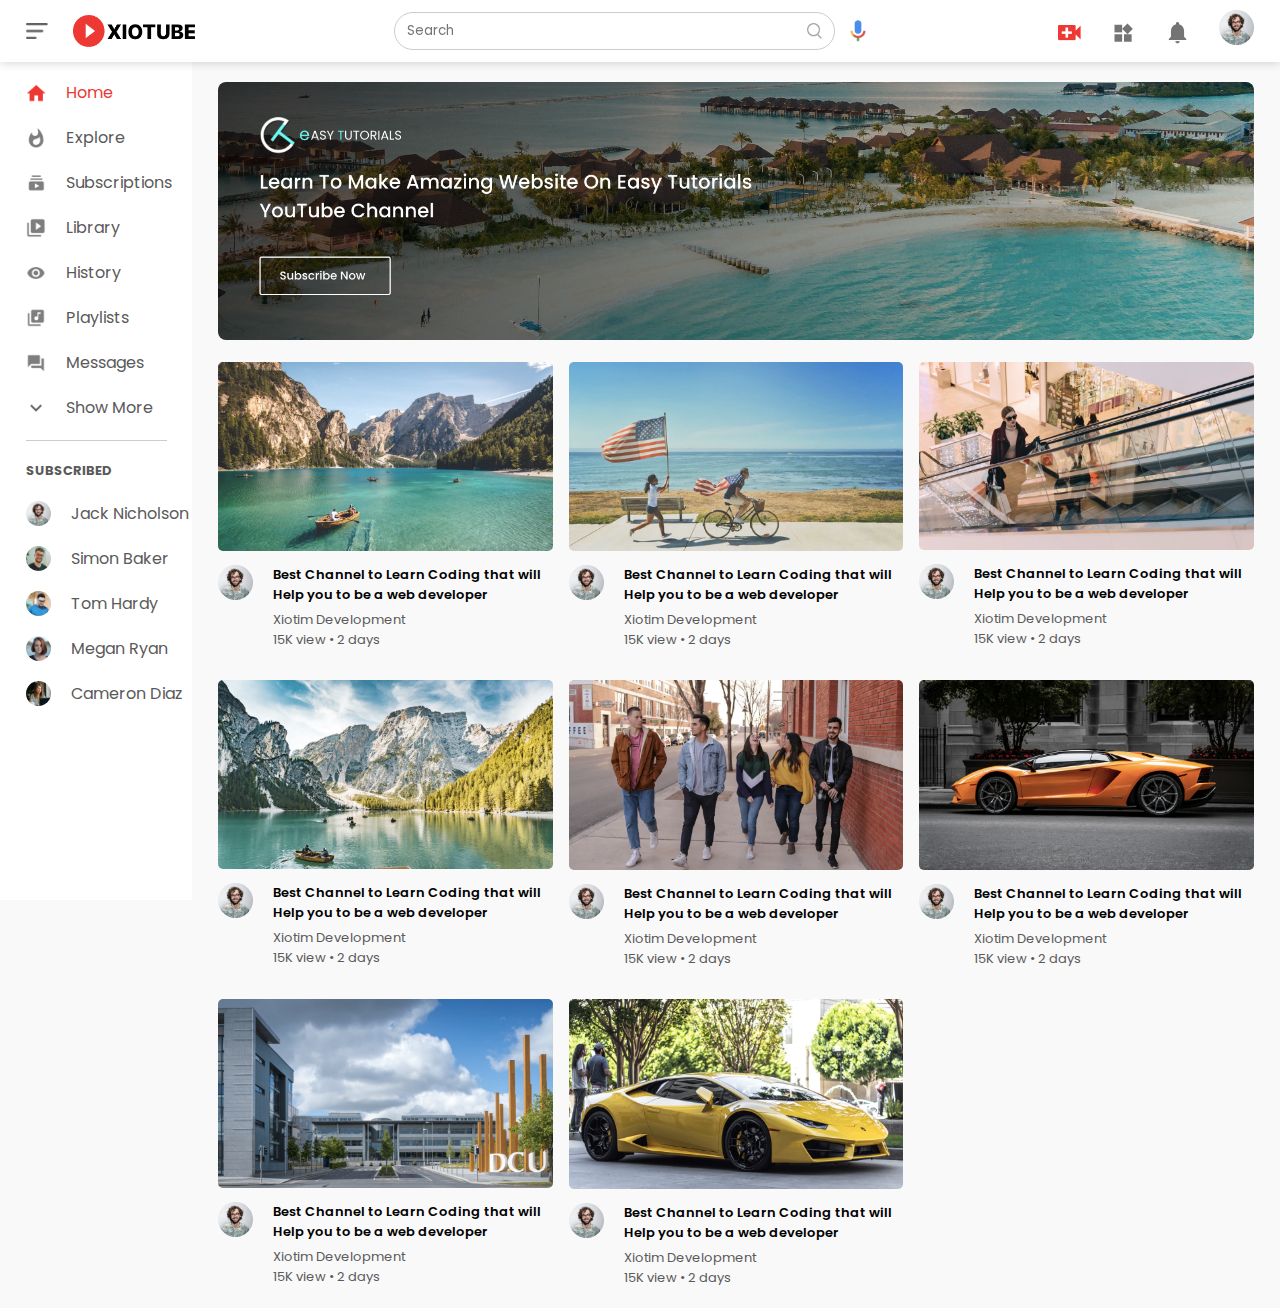
<file: index.html>
<!DOCTYPE html>
<html lang="en">
<head>
    <meta charset="UTF-8">
    <meta name="viewport" content="width=device-width, initial-scale=1.0">
    <title>XioTube</title>
    <!-- Favicon -->
    <link rel="shortcut icon" href="favicon/favicon.ico" type="image/x-icon">
    <!-- CSS -->
    <link rel="stylesheet" href="stylization/style.css">
</head>
<body>

    <!-- ---- Top Navbar -->

<nav class="flex-div">
    <div class="nav-left flex-div">
        <img src="images/menu.png" class="menu-icon">
        <img src="images/logo.png" class="logo">
    </div>

    <div class="nav-middle flex-div">
        <div class="search-box flex-div">
            <input type="text" placeholder="Search">
            <img src="images/search.png">
        </div>
        <img src="images/voice-search.png" class="mic-icon">
        </div>
                
    <div class="nav-right">
        <img src="images/upload.png">
        <img src="images/more.png">
        <img src="images/notification.png">
        <img src="images/Jack.png" class="user-icon">
    </div>
        </nav>

    <!-- ---- Sidebar ---- -->
    
    <div class="sidebar">
        <div class="shortcut-links">
            <a href=""><img src="images/home.png"><p>Home</p></a>
            <a href=""><img src="images/explore.png"><p>Explore</p></a>
            <a href=""><img src="images/subscriprion.png"><p>Subscriptions</p></a>
            <a href=""><img src="images/library.png"><p>Library</p></a>
            <a href=""><img src="images/history.png"><p>History</p></a>
            <a href=""><img src="images/playlist.png"><p>Playlists</p></a>
            <a href=""><img src="images/messages.png"><p>Messages</p></a>
            <a href=""><img src="images/show-more.png"><p>Show More</p></a>
        <hr>
     </div>
     <div class="subscribed-list">
        <h3>SUBSCRIBED</h3>
        <a href=""><img src="images/Jack.png"><p>Jack Nicholson</p></a>
        <a href=""><img src="images/simon.png"><p>Simon Baker</p></a>
        <a href=""><img src="images/tom.png"><p>Tom Hardy</p></a>
        <a href=""><img src="images/megan.png"><p>Megan Ryan</p></a>
        <a href=""><img src="images/cameron.png"><p>Cameron Diaz</p></a>
     </div>
    </div>

    <!-- ---- Main ---- -->

    <div class="container">
        <div class="banner">
            <img src="images/banner.png">
        </div>
        <div class="list-container">
            <div class="vid-list">
                <a href="play-video.html"><img src="images/thumbnail1.png" class="thumbnail"></a>
                <div class="flex-div">
                    <img src="images/Jack.png">
                    <div class="vid-info">
                    <a href="">Best Channel to Learn Coding that will Help you to be a web developer</a>
                    <p>Xiotim Development</p>
                        <p>15K view &bull; 2 days</p>
                    </div>
                </div>
            </div>
            <div class="vid-list">
                <a href="play-video.html"><img src="images/thumbnail2.png" class="thumbnail"></a>
                <div class="flex-div">
                    <img src="images/Jack.png">
                    <div class="vid-info">
                    <a href="">Best Channel to Learn Coding that will Help you to be a web developer</a>
                    <p>Xiotim Development</p>
                        <p>15K view &bull; 2 days</p>
                    </div>
                </div>
            </div>
            <div class="vid-list">
                <a href="play-video.html"><img src="images/thumbnail3.png" class="thumbnail"></a>
                <div class="flex-div">
                    <img src="images/Jack.png">
                    <div class="vid-info">
                    <a href="">Best Channel to Learn Coding that will Help you to be a web developer</a>
                    <p>Xiotim Development</p>
                        <p>15K view &bull; 2 days</p>
                    </div>
                </div>
            </div>
            <div class="vid-list">
                <a href="play-video.html"><img src="images/thumbnail4.png" class="thumbnail"></a>
                <div class="flex-div">
                    <img src="images/Jack.png">
                    <div class="vid-info">
                    <a href="">Best Channel to Learn Coding that will Help you to be a web developer</a>
                    <p>Xiotim Development</p>
                        <p>15K view &bull; 2 days</p>
                    </div>
                </div>
            </div>
            <div class="vid-list">
                <a href="play-video.html"><img src="images/thumbnail5.png" class="thumbnail"></a>
                <div class="flex-div">
                    <img src="images/Jack.png">
                    <div class="vid-info">
                    <a href="">Best Channel to Learn Coding that will Help you to be a web developer</a>
                    <p>Xiotim Development</p>
                        <p>15K view &bull; 2 days</p>
                    </div>
                </div>
            </div>
            <div class="vid-list">
                <a href="play-video.html"><img src="images/thumbnail6.png" class="thumbnail"></a>
                <div class="flex-div">
                    <img src="images/Jack.png">
                    <div class="vid-info">
                    <a href="">Best Channel to Learn Coding that will Help you to be a web developer</a>
                    <p>Xiotim Development</p>
                        <p>15K view &bull; 2 days</p>
                    </div>
                </div>
            </div>
            <div class="vid-list">
                <a href="play-video.html"><img src="images/thumbnail7.png" class="thumbnail"></a>
                <div class="flex-div">
                    <img src="images/Jack.png">
                    <div class="vid-info">
                    <a href="">Best Channel to Learn Coding that will Help you to be a web developer</a>
                    <p>Xiotim Development</p>
                        <p>15K view &bull; 2 days</p>
                    </div>
                </div>
            </div>
            <div class="vid-list">
                <a href="play-video.html"><img src="images/thumbnail8.png" class="thumbnail"></a>
                <div class="flex-div">
                    <img src="images/Jack.png">
                    <div class="vid-info">
                    <a href="">Best Channel to Learn Coding that will Help you to be a web developer</a>
                    <p>Xiotim Development</p>
                        <p>15K view &bull; 2 days</p>
                    </div>
                </div>
            </div>
            
        </div>
    </div>

    <!-- Javascript -->
    <script src="stylization/script.js"></script>
</body>
</html>
</file>
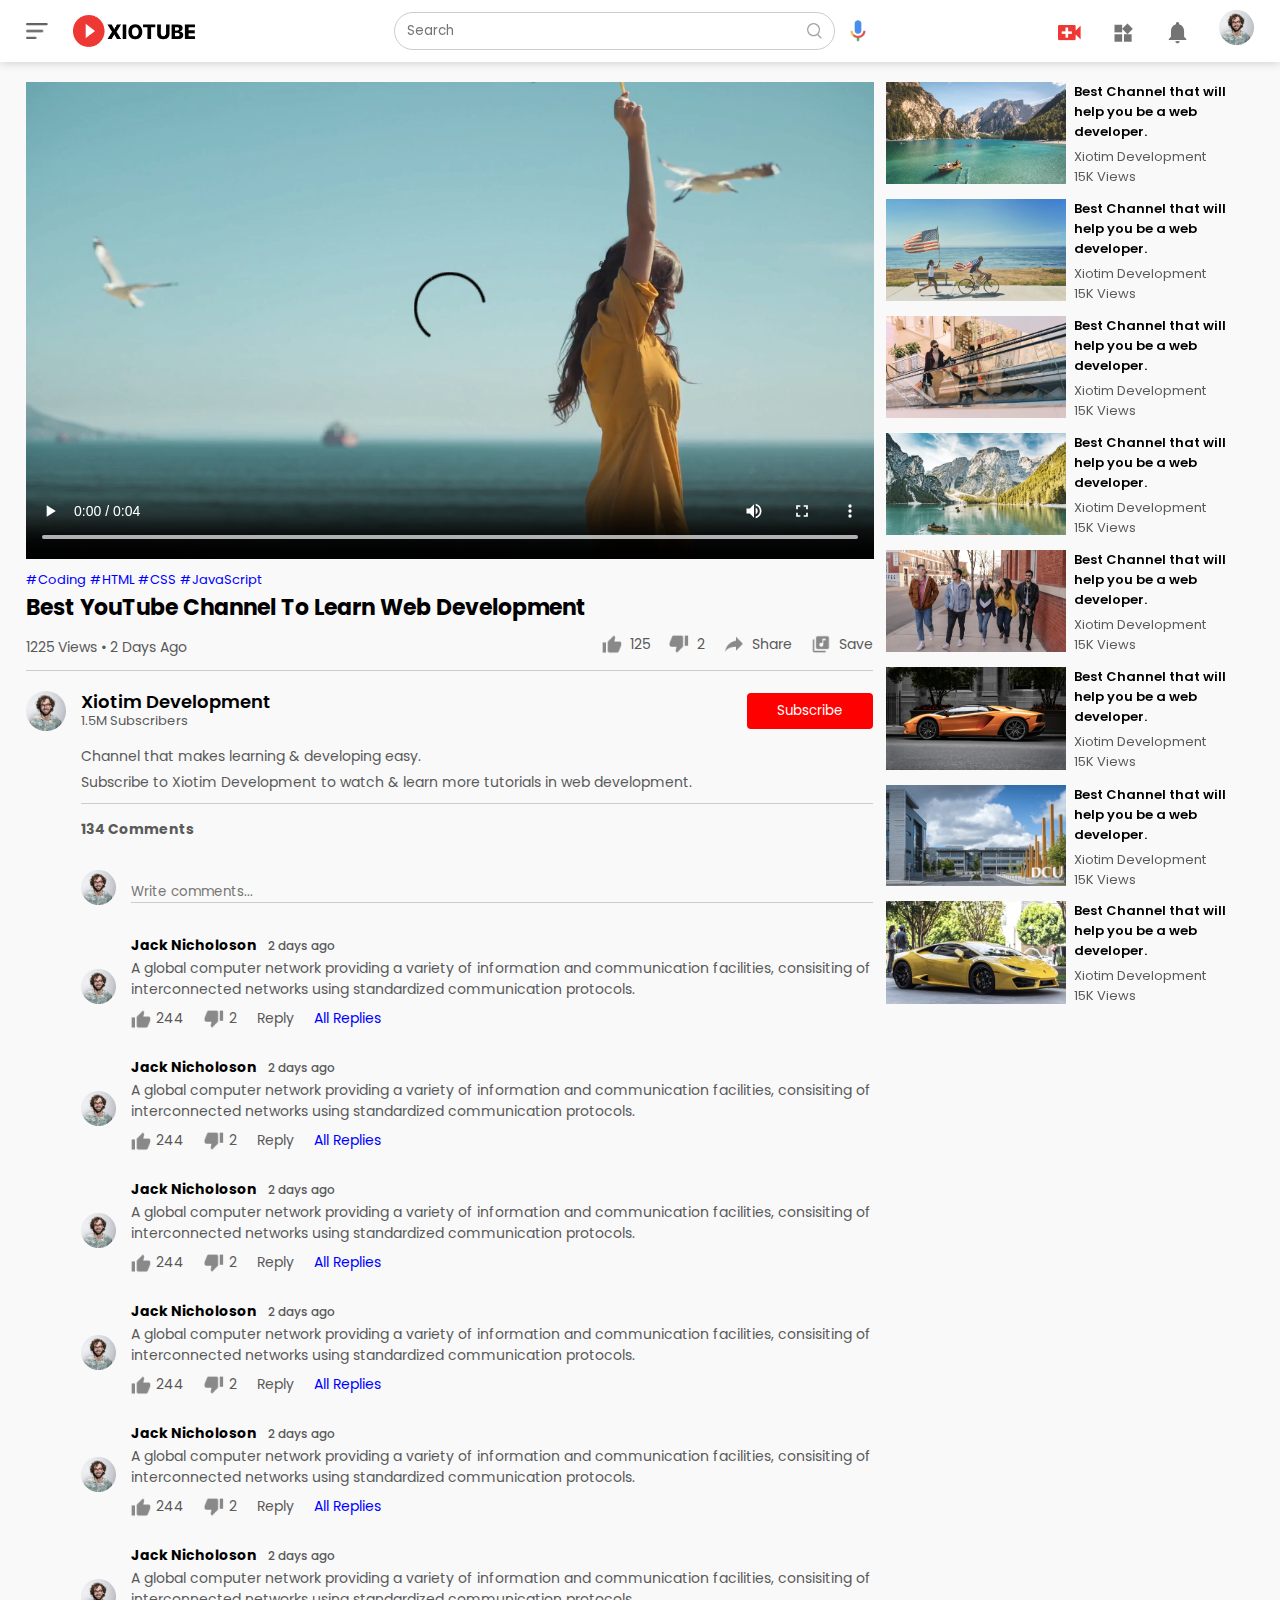
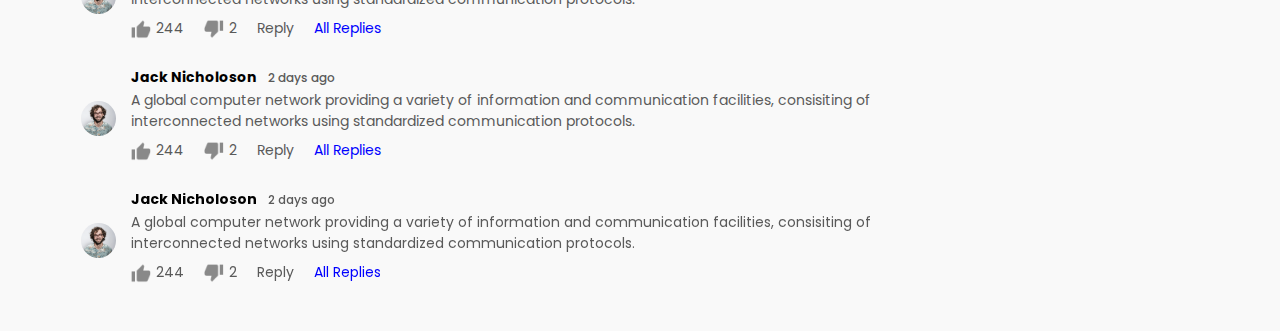
<file: play-video.html>
<!DOCTYPE html>
<html lang="en">
<head>
    <meta charset="UTF-8">
    <meta name="viewport" content="width=device-width, initial-scale=1.0">
    <title>Play Video :: XioTube</title>
    <link rel="stylesheet" href="stylization/style.css">
    <link rel="shortcut icon" href="favicon/favicon.ico" type="image/x-icon">
</head>
<body>
    
<nav class="flex-div">    
    <div class="nav-left flex-div">
        <img src="images/menu.png" class="menu-icon">
        <img src="images/logo.png" class="logo">
    </div>

    <div class="nav-middle flex-div">
        <div class="search-box flex-div">
            <input type="text" placeholder="Search">
            <img src="images/search.png">
        </div>
        <img src="images/voice-search.png" class="mic-icon">
        </div>
                
    <div class="nav-right">
        <img src="images/upload.png">
        <img src="images/more.png">
        <img src="images/notification.png">
        <img src="images/Jack.png" class="user-icon">
    </div>
</nav>

    <div class="container play-container">
        <div class="row">
            <div class="play-video">
                <video controls autoplay>
                    <source src="images/video.mp4" type="video/mp4">
                </video>

                <div class="tags">
                    <a href="">#Coding</a> <a href="">#HTML</a> <a href="">#CSS</a> <a href="">#JavaScript</a>
                </div>

                <h3>Best YouTube Channel To Learn Web Development </h3>

                <div class="play-video-info">
                    <p>1225 Views &bull; 2 Days Ago</p>
                    <div>
                        <a href=""><img src="images/like.png">125</a>
                        <a href=""><img src="images/dislike.png">2</a>
                        <a href=""><img src="images/share.png">Share</a>
                        <a href=""><img src="images/save.png">Save</a>
                    </div>
                </div>
                <hr>

                <div class="publisher">
                    <img src="images/Jack.png">
                    <div>
                        <p>Xiotim Development</p>
                        <span>1.5M Subscribers</span>
                    </div>
                    <button type="button">Subscribe</button>
                </div>



            <div class="vid-description">
                <p>Channel that makes learning & developing easy.</p>
                <p>Subscribe to Xiotim Development to watch & learn more tutorials in web development.</p>
                <hr>
                <h4>134 Comments</h4>

                <div class="add-comment">
                    <img src="images/Jack.png">
                    <input type="text" placeholder="Write comments...">
                </div>

                <div class="old-comment">
                    <img src="images/Jack.png">
                    <div>
                        <h3>Jack Nicholoson <span>2 days ago</span></h3>
                        <p>A global computer network providing a variety of information
                        and communication facilities, consisiting of interconnected
                         networks using standardized communication protocols.</p>
                        <div class="acomment-action">
                            <img src="images/like.png">
                            <span>244</span>
                            <img src="images/dislike.png">
                            <span>2</span>
                            <span>Reply</span>
                            <a href="">All Replies</a>
                        </div>
                    </div>
                </div>

                <div class="old-comment">
                    <img src="images/Jack.png">
                    <div>
                        <h3>Jack Nicholoson <span>2 days ago</span></h3>
                        <p>A global computer network providing a variety of information
                        and communication facilities, consisiting of interconnected
                         networks using standardized communication protocols.</p>
                        <div class="acomment-action">
                            <img src="images/like.png">
                            <span>244</span>
                            <img src="images/dislike.png">
                            <span>2</span>
                            <span>Reply</span>
                            <a href="">All Replies</a>
                        </div>
                    </div>
                </div>

                <div class="old-comment">
                    <img src="images/Jack.png">
                    <div>
                        <h3>Jack Nicholoson <span>2 days ago</span></h3>
                        <p>A global computer network providing a variety of information
                        and communication facilities, consisiting of interconnected
                         networks using standardized communication protocols.</p>
                        <div class="acomment-action">
                            <img src="images/like.png">
                            <span>244</span>
                            <img src="images/dislike.png">
                            <span>2</span>
                            <span>Reply</span>
                            <a href="">All Replies</a>
                        </div>
                    </div>
                </div>

                <div class="old-comment">
                    <img src="images/Jack.png">
                    <div>
                        <h3>Jack Nicholoson <span>2 days ago</span></h3>
                        <p>A global computer network providing a variety of information
                        and communication facilities, consisiting of interconnected
                         networks using standardized communication protocols.</p>
                        <div class="acomment-action">
                            <img src="images/like.png">
                            <span>244</span>
                            <img src="images/dislike.png">
                            <span>2</span>
                            <span>Reply</span>
                            <a href="">All Replies</a>
                        </div>
                    </div>
                </div>

                <div class="old-comment">
                    <img src="images/Jack.png">
                    <div>
                        <h3>Jack Nicholoson <span>2 days ago</span></h3>
                        <p>A global computer network providing a variety of information
                        and communication facilities, consisiting of interconnected
                         networks using standardized communication protocols.</p>
                        <div class="acomment-action">
                            <img src="images/like.png">
                            <span>244</span>
                            <img src="images/dislike.png">
                            <span>2</span>
                            <span>Reply</span>
                            <a href="">All Replies</a>
                        </div>
                    </div>
                </div>

                <div class="old-comment">
                    <img src="images/Jack.png">
                    <div>
                        <h3>Jack Nicholoson <span>2 days ago</span></h3>
                        <p>A global computer network providing a variety of information
                        and communication facilities, consisiting of interconnected
                         networks using standardized communication protocols.</p>
                        <div class="acomment-action">
                            <img src="images/like.png">
                            <span>244</span>
                            <img src="images/dislike.png">
                            <span>2</span>
                            <span>Reply</span>
                            <a href="">All Replies</a>
                        </div>
                    </div>
                </div>

                <div class="old-comment">
                    <img src="images/Jack.png">
                    <div>
                        <h3>Jack Nicholoson <span>2 days ago</span></h3>
                        <p>A global computer network providing a variety of information
                        and communication facilities, consisiting of interconnected
                         networks using standardized communication protocols.</p>
                        <div class="acomment-action">
                            <img src="images/like.png">
                            <span>244</span>
                            <img src="images/dislike.png">
                            <span>2</span>
                            <span>Reply</span>
                            <a href="">All Replies</a>
                        </div>
                    </div>
                </div>

                <div class="old-comment">
                    <img src="images/Jack.png">
                    <div>
                        <h3>Jack Nicholoson <span>2 days ago</span></h3>
                        <p>A global computer network providing a variety of information
                        and communication facilities, consisiting of interconnected
                         networks using standardized communication protocols.</p>
                        <div class="acomment-action">
                            <img src="images/like.png">
                            <span>244</span>
                            <img src="images/dislike.png">
                            <span>2</span>
                            <span>Reply</span>
                            <a href="">All Replies</a>
                        </div>
                    </div>
                </div>
            </div>

        </div>

            <div class="right-sidebar">
                 <div class="side-video-list">
                    <a href="" class="small-thumbnail"><img src="images/thumbnail1.png"></a>
                    <div class="vid-info">
                        <a href="">Best Channel that will help you be a web developer.</a>
                        <p>Xiotim Development</p>
                        <p>15K Views</p>
                    </div>
                 </div>

                    <div class="side-video-list">
                        <a href="" class="small-thumbnail"><img src="images/thumbnail2.png"></a>
                        <div class="vid-info">
                            <a href="">Best Channel that will help you be a web developer.</a>
                            <p>Xiotim Development</p>
                            <p>15K Views</p>
                        </div>
                    </div>

                        <div class="side-video-list">
                            <a href="" class="small-thumbnail"><img src="images/thumbnail3.png"></a>
                            <div class="vid-info">
                                <a href="">Best Channel that will help you be a web developer.</a>
                                <p>Xiotim Development</p>
                                <p>15K Views</p>
                            </div>
                        </div>

                            <div class="side-video-list">
                                <a href="" class="small-thumbnail"><img src="images/thumbnail4.png"></a>
                                <div class="vid-info">
                                    <a href="">Best Channel that will help you be a web developer.</a>
                                    <p>Xiotim Development</p>
                                    <p>15K Views</p>
                                </div>
                            </div>

                                <div class="side-video-list">
                                    <a href="" class="small-thumbnail"><img src="images/thumbnail5.png"></a>
                                    <div class="vid-info">
                                        <a href="">Best Channel that will help you be a web developer.</a>
                                        <p>Xiotim Development</p>
                                        <p>15K Views</p>
                                    </div>
                                </div>

                                    <div class="side-video-list">
                                        <a href="" class="small-thumbnail"><img src="images/thumbnail6.png"></a>
                                        <div class="vid-info">
                                            <a href="">Best Channel that will help you be a web developer.</a>
                                            <p>Xiotim Development</p>
                                            <p>15K Views</p>
                                        </div>
                                    </div>

                                        <div class="side-video-list">
                                            <a href="" class="small-thumbnail"><img src="images/thumbnail7.png"></a>
                                            <div class="vid-info">
                                                <a href="">Best Channel that will help you be a web developer.</a>
                                                <p>Xiotim Development</p>
                                                <p>15K Views</p>
                                            </div>
                                        </div>
                                            
                                            <div class="side-video-list">
                                                <a href="" class="small-thumbnail"><img src="images/thumbnail8.png"></a>
                                                <div class="vid-info">
                                                    <a href="">Best Channel that will help you be a web developer.</a>
                                                    <p>Xiotim Development</p>
                                                    <p>15K Views</p>
                                                </div>
                                            </div>

            </div>
        </div>
    </div>
</body>
</html>
</file>
<file: stylization/style.css>
@import url('https://fonts.googleapis.com/css2?family=Poppins:ital,wght@0,100;0,200;0,300;0,400;0,500;0,600;0,700;0,800;0,900;1,100;1,200;1,300;1,400;1,500;1,600;1,700;1,800;1,900&display=swap');

*{
    margin: 0;
    padding: 0;
    font-family: "Poppins", serif;
    box-sizing: border-box;
}

a{
    text-decoration: none;
    color: #5a5a5a;
}

img{
    cursor: pointer;
}

.flex-div{
    display: flex;
    align-items: center;
}

nav{
    padding: 10px 2%;
    justify-content: space-between;
    box-shadow: 0 0 10px rgba(0, 0, 0, 0.2);
    background: #fff;
    position: sticky;
    top: 0;
    z-index: 10;
}

.nav-right img{
    width: 25px;
    margin-right: 25px;
}

.nav-right .user-icon{
    width: 35px;
    border-radius: 50%;
    margin-right: 0;
}

.nav-left .menu-icon{
    width: 22px;
    margin-right: 25px;
}

.nav-left .logo{
    width: 130px;
}


.nav-middle .mic-icon{
    width: 16px;
}

.nav-middle .search-box{
    border: 1px solid #ccc;
    margin-right: 15px;
    padding: 8px 12px;
    border-radius: 25px;
}

.nav-middle .search-box input{
    width: 400px;
    border: 0;
    outline: 0;
    background: transparent;
}

.nav-middle .search-box img{
    width: 15px;
}

/* ---- Sidebar ---- */

.sidebar{
    background: #ffff;
    width: 15%;
    height: 100vh;
    position: fixed;
    top: 0;
    padding-left: 2%;
    padding-top: 80px;
}

.shortcut-links a img{
    width: 20px;
    margin-right: 20px;
}

.shortcut-links a{
    display: flex;
    align-items: center;
    margin-bottom: 20px;
    width : fit-content;
    flex-wrap: wrap;
}

.shortcut-links a:first-child{
    color: #ed3833;
}

.sidebar hr{
    border: 0;
    height: 1px;
    background: #ccc;
    width: 85%;
}

.subscribed-list h3{
    font-size: 13px;
    margin: 20px 0;
    color: #5a5a5a;
}

.subscribed-list a{
    display: flex;
    align-items: center;
    margin-bottom: 20px;
    width: fit-content;
    flex-wrap: wrap;
}

.subscribed-list a img{
    width: 25px;
    border-radius: 50%;
    margin-right: 20px;
}

.small-sidebar{
    width: 5%;
}

.small-sidebar a p{
    display: none;  
}

.small-sidebar h3{
    display: none;
}

.small-sidebar hr{
    width: 50%;
    margin-bottom: 25px;
}

/* ---- Main ---- */

.container{
    background: #f9f9f9;
    padding-left: 17%;
    padding-right: 2%;
    padding-top: 20px;
    padding-bottom: 20px;
}

.large-container{
    padding-left: 7%;
}

.banner{
    width: 100%;
}

.banner img{
    width: 100%;
    border-radius: 8px;
}

.list-container{
    display: grid;
    grid-template-columns: repeat(auto-fit, minmax(250px, 1fr));
    grid-column-gap: 16px;
    grid-row-gap: 30px;
    margin-top: 15px;
}

.vid-list .thumbnail{
    width: 100%;
    border-radius: 5px;
}

.vid-list .flex-div{
    align-items: flex-start;
    margin-top: 7px;
}

.vid-list .flex-div img{
    width: 35px;
    margin-right: 20px;
    border-radius: 50%;
}

.vid-info{
    color: #5a5a5a;
    font-size: 13px;
}

.vid-info a{
    color: #000;
    font-weight: 600;
    display: block;
    margin-bottom: 5px;
}

/* ---- Responsiveness ---- */

@media (max-width: 900px){
    .menu-icon{
        display: none;
    }

    .sidebar{
        display: none;
    }
    .container, .large-container{
        padding-left: 5%;
        padding-right: 5%;
    }

    .nav-right img{
        display: none;
    }

    .nav-right .user-icon{
        display: block;
        width: 30px;
    }

    .nav-middle .search-box  input{
        width: 100px;
    }

    .nav-middle .mic-icon{
        display: none;
    }

    .logo{
        width: 90px;
    }

}

/* ---- Play Video Page ---- */

.play-container{
    padding-left: 2%;
}

.row{
    display: flex;
    justify-content: space-between;
    flex-wrap: wrap;
}

.play-video{
    flex-basis: 69%;
}

.right-sidebar{
    flex-basis: 30%;
}

.play-video video{
    width: 100%;
}

.side-video-list{
    display: flex;
    justify-content: space-between;
    margin-bottom: 8px;
}

.side-video-list img{
    width: 100%;
}

.side-video-list .small-thumbnail{
    flex-basis: 49%;
}

.side-video-list .vid-info{
    flex-basis: 49%;
}

.play-video .tags a{
    color: #0000ff;
    font-size: 13px;
}

.play-video h3{
    font-weight: 650;
    font-size: 22px;
}

.play-video .play-video-info{
    display: flex;
    align-items: center;
    justify-content: space-between;
    flex-wrap: wrap;
    margin-top: 10px;
    font-size: 14px;
    color: #5a5a5a;
}

.play-video .play-video-info a img{
    width: 20px;
    margin-right: 8px;
}

.play-video .play-video-info a{
    display: inline-flex;
    align-items: center;
    margin-left: 15px;
}

.play-video hr{
    border: 0;
    height: 1px;
    background: #ccc;
    margin: 10px 0;
}

.publisher{
    display: flex;
    align-items: center;
    margin-top: 20px;
}

.publisher div{
    flex: 1;
    line-height: 18px;
}

.publisher img{
    width: 40px;
    border-radius: 50%;
    margin-right: 15px;
}

.publisher div p{
    color: #000;
    font-weight: 600;
    font-size: 18px;
}

.publisher div span{
    font-size: 13px;
    color: #5a5a5a;
}

.publisher button{
    background: red;
    color: #fff;
    padding: 8px 30px;
    border: 0;
    outline: 0;
    border-radius: 4px;
    cursor: pointer;
}

.vid-description{
    padding-left: 55px;
    margin: 15px 0;
}

.vid-description p{
    font-size: 14px;
    margin-bottom: 5px;
    color: #5a5a5a;
}

.vid-description h4{
    font-size: 14px;
    color: #5a5a5a;
    margin-top: 15px;
}

.add-comment{
    display:  flex;
    align-items: center;
    margin: 30px 0;
}

.add-comment img{
    width: 35px;
    border-radius: 50%;
    margin-right: 15px;
}

.add-comment input{
    border: 0;
    outline: 0;
    border-bottom: 1px solid #ccc;
    width: 100%;
    padding-top: 10px;
    background: transparent;
}

.old-comment{
    display: flex;
    align-items: center;
    margin: 20px 0;
}

.old-comment img{
    width: 35px;
    border-radius: 50%;
    margin-right: 15px;
}

.old-comment h3{
    font-size : 14px;
    margin-bottom: 2px;
}

.old-comment h3 span{
    font-size: 12px;
    color: #5a5a5a;
    font-weight: 500;
    margin-left: 8px;
}

.old-comment .acomment-action{
    display: flex;
    align-items: center;
    margin: 8px 0;
    font-size: 14px;
}

.old-comment .acomment-action img{
    border-radius: 0;
    width: 20px;
    margin-right: 5px;
}

.old-comment .acomment-action span{
    margin-right: 20px;
    color: #5a5a5a;
}

.old-comment .acomment-action a{
    color: #0000ff;
}

/* ---- More  Responsiveness ---- */

@media (max-width: 900px){
    .play-video{
        flex-basis: 100%;
    }
    .right-sidebar{
        flex-basis: 100%;
    }

    .play-container{
        padding-left: 5%;
    }
   
    .vid-description{
        padding-left: 0;
    }

    .play-video .play-video-info a{
        margin-left: 0;
        margin-right: 15px;
        margin-top: 15px;

    }

}
</file>
